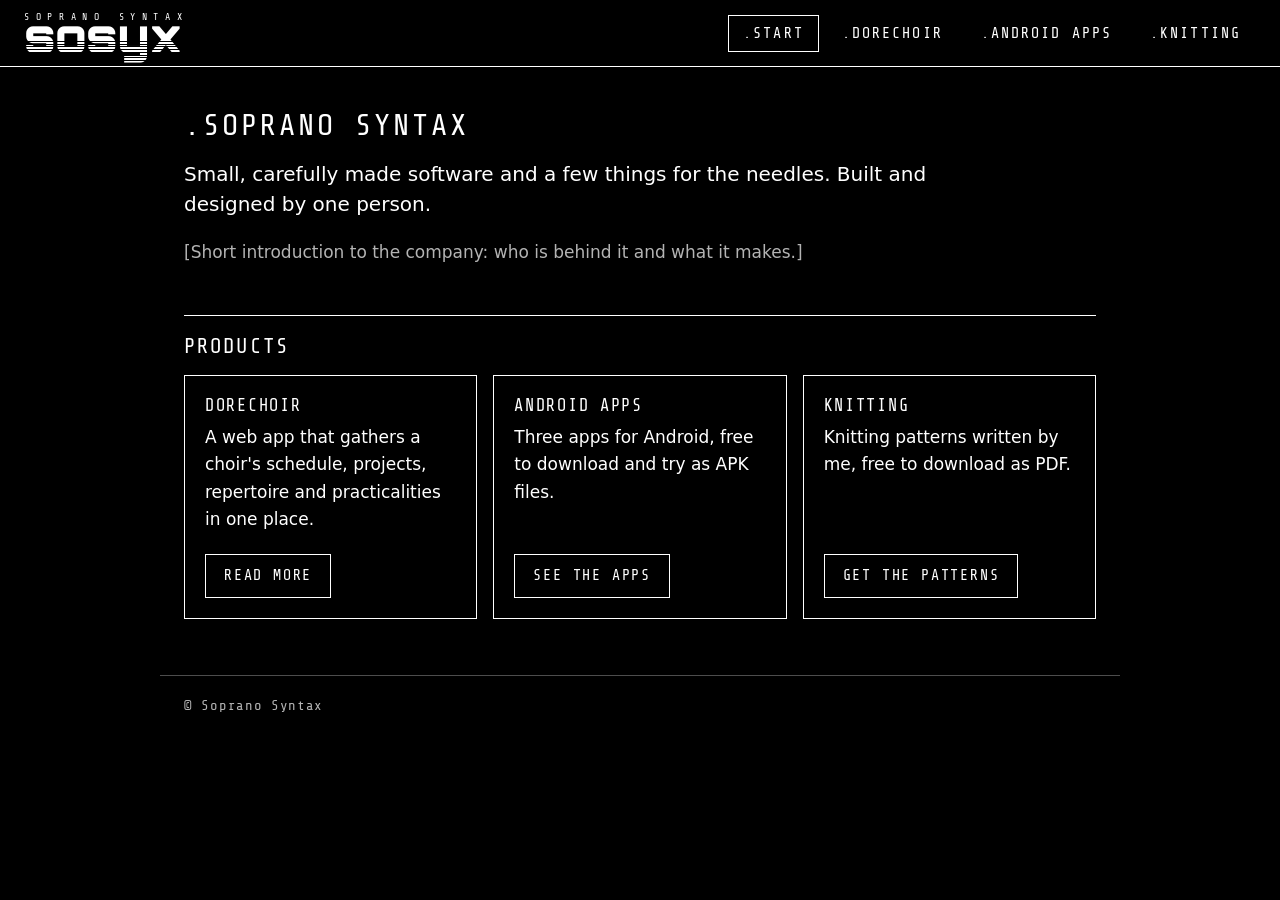
<file: index.html>
<!doctype html>
<html lang="en">
<head>
  <meta charset="utf-8">
  <meta name="viewport" content="width=device-width, initial-scale=1">
  <title>Soprano Syntax</title>
  <meta name="description" content="Soprano Syntax: DoReChoir, Android apps and free knitting patterns.">
  <meta name="color-scheme" content="dark">
  <link rel="preconnect" href="https://fonts.googleapis.com">
  <link rel="preconnect" href="https://fonts.gstatic.com" crossorigin>
  <link rel="stylesheet" href="https://fonts.googleapis.com/css2?family=Orbitron:wght@900&family=Share+Tech+Mono&display=swap">
  <link rel="icon" href="icons/favicon.ico" sizes="48x48">
  <link rel="icon" href="icons/favicon.svg" type="image/svg+xml">
  <link rel="apple-touch-icon" href="icons/apple-touch-icon.png">
  <link rel="stylesheet" href="style.css">
</head>
<body>
  <header class="site-header">
    <a class="logo" href="index.html" aria-label="Soprano Syntax – start">
      <span class="logo-caption" aria-hidden="true"><span>S</span><span>O</span><span>P</span><span>R</span><span>A</span><span>N</span><span>O</span><span class="gap"></span><span>S</span><span>Y</span><span>N</span><span>T</span><span>A</span><span>X</span></span>
      <span class="logo-mark" aria-hidden="true"><span class="logo-word">sosyx</span></span>
    </a>
    <nav aria-label="Main">
      <ul class="menu">
        <li><a href="index.html" aria-current="page">Start</a></li>
        <li><a href="dorechoir.html">DoReChoir</a></li>
        <li><a href="android.html">Android apps</a></li>
        <li><a href="knitting.html">Knitting</a></li>
      </ul>
    </nav>
  </header>

  <main>
    <h1>Soprano Syntax</h1>
    <p class="lead">Small, carefully made software and a few things for the needles. Built and designed by one person.</p>
    <!-- TODO: replace with a sentence or two about who you are and why you make these things. -->
    <p class="dim">[Short introduction to the company: who is behind it and what it makes.]</p>

    <h2>Products</h2>
    <div class="grid">
      <article class="card">
        <h3>DoReChoir</h3>
        <p>A web app that gathers a choir's schedule, projects, repertoire and practicalities in one place.</p>
        <a class="btn" href="dorechoir.html">Read more</a>
      </article>
      <article class="card">
        <h3>Android apps</h3>
        <p>Three apps for Android, free to download and try as APK files.</p>
        <a class="btn" href="android.html">See the apps</a>
      </article>
      <article class="card">
        <h3>Knitting</h3>
        <p>Knitting patterns written by me, free to download as PDF.</p>
        <a class="btn" href="knitting.html">Get the patterns</a>
      </article>
    </div>
  </main>

  <footer class="site-footer">&copy; Soprano Syntax</footer>
</body>
</html>
</file>
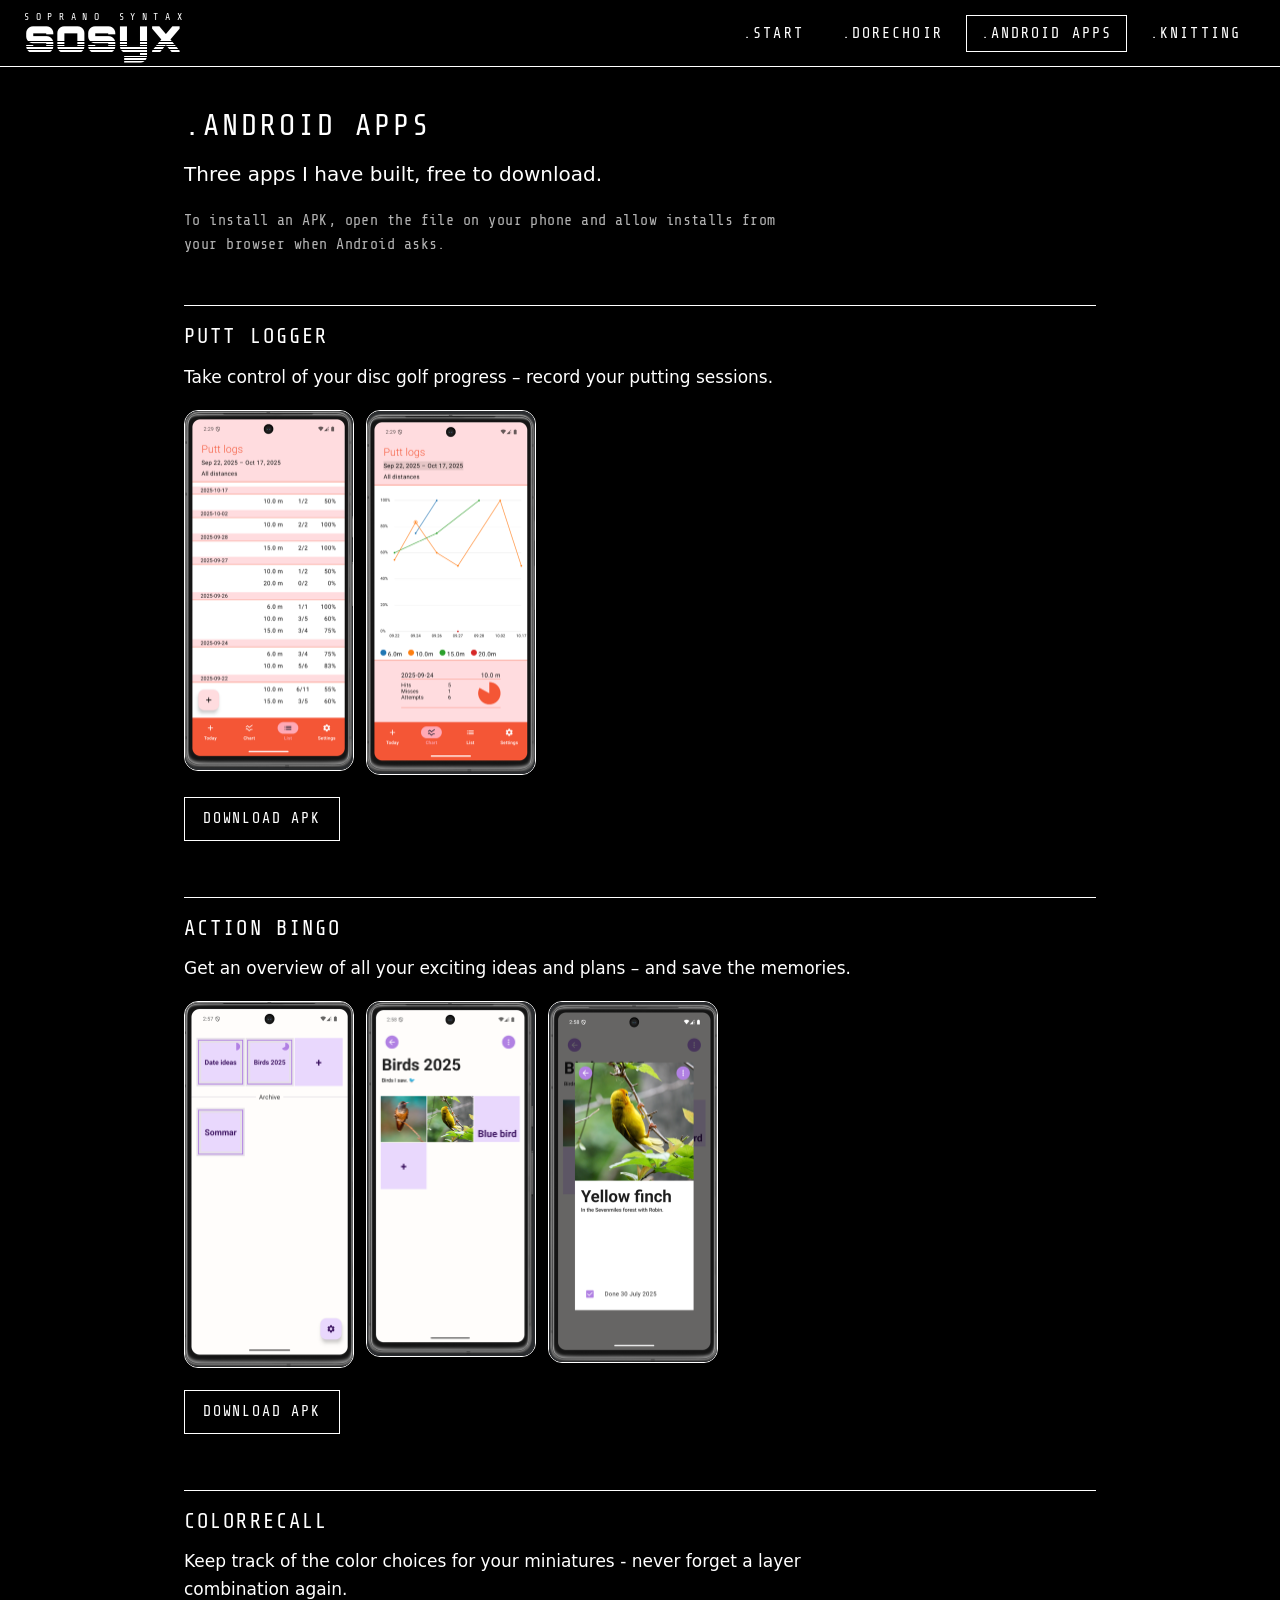
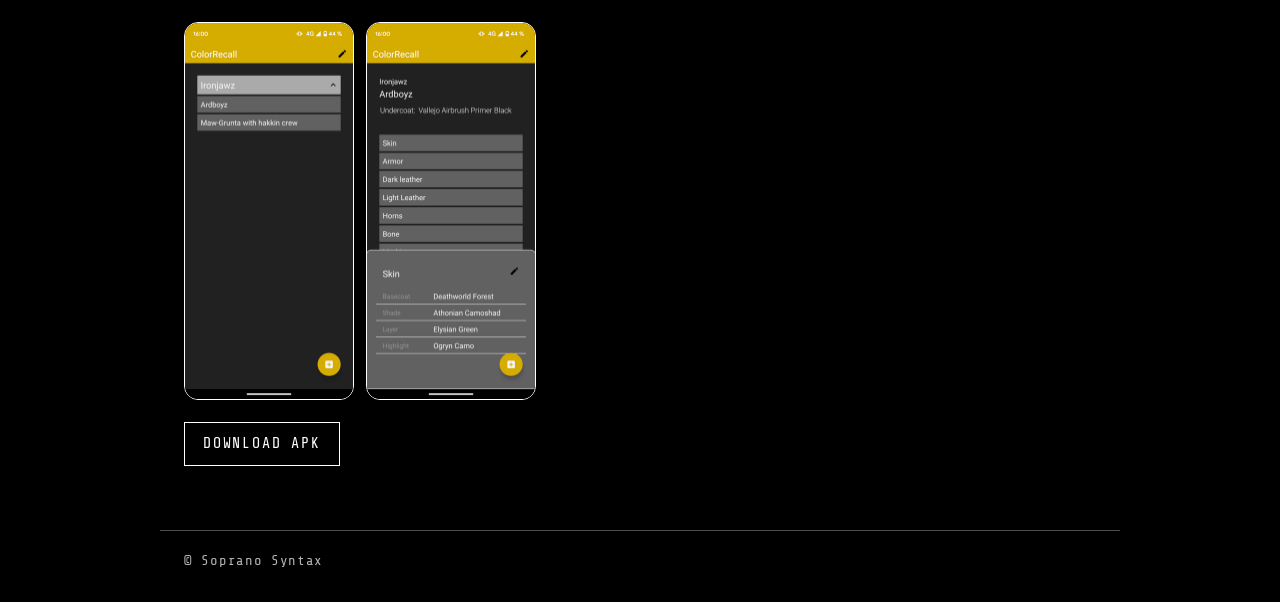
<file: android.html>
<!doctype html>
<html lang="en">
<head>
  <meta charset="utf-8">
  <meta name="viewport" content="width=device-width, initial-scale=1">
  <title>Android apps – Soprano Syntax</title>
  <meta name="description" content="Android apps by Soprano Syntax, free to download as APK.">
  <meta name="color-scheme" content="dark">
  <link rel="preconnect" href="https://fonts.googleapis.com">
  <link rel="preconnect" href="https://fonts.gstatic.com" crossorigin>
  <link rel="stylesheet" href="https://fonts.googleapis.com/css2?family=Orbitron:wght@900&family=Share+Tech+Mono&display=swap">
  <link rel="icon" href="favicon.svg" type="image/svg+xml">
  <link rel="stylesheet" href="style.css">
</head>
<body>
  <header class="site-header">
    <a class="logo" href="index.html" aria-label="Soprano Syntax – start">
      <span class="logo-caption" aria-hidden="true"><span>S</span><span>O</span><span>P</span><span>R</span><span>A</span><span>N</span><span>O</span><span class="gap"></span><span>S</span><span>Y</span><span>N</span><span>T</span><span>A</span><span>X</span></span>
      <span class="logo-mark" aria-hidden="true"><span class="logo-word">sosyx</span></span>
    </a>
    <nav aria-label="Main">
      <ul class="menu">
        <li><a href="index.html">Start</a></li>
        <li><a href="dorechoir.html">DoReChoir</a></li>
        <li><a href="android.html" aria-current="page">Android apps</a></li>
        <li><a href="knitting.html">Knitting</a></li>
      </ul>
    </nav>
  </header>

  <main>
    <h1>Android apps</h1>
    <p class="lead">Three apps I have built, free to download.</p>
    <p class="note">To install an APK, open the file on your phone and allow installs from your browser when Android asks.</p>

    <!--
      Per app: replace the name and description, then swap each
      <div class="shot placeholder"> for
      <img class="shot" src="images/app-name-1.png" alt="..." loading="lazy" width="170" height="360">
      and point the button at the app's "latest" release APK, which the app
      repo's publish-apk workflow keeps up to date, e.g.
      https://github.com/sopranosyntax/sopranosyntax.github.io/releases/download/app-name-latest/app-name.apk
    -->

    <section class="app" aria-labelledby="app1">
      <h2 id="app1">Putt logger</h2>
      <p>Take control of your disc golf progress &ndash; record your putting sessions.</p>
      <div class="shots">
        <img class="shot" src="images/puttlogger-log.png" alt="Putt logger: the log of putting sessions" width="170" height="361" loading="lazy">
        <img class="shot" src="images/puttlogger-chart.png" alt="Putt logger: chart of putting progress" width="170" height="365" loading="lazy">
      </div>
      <a class="btn" href="https://github.com/sopranosyntax/sopranosyntax.github.io/releases/download/puttlogger-latest/puttlogger.apk">Download APK</a>
      <p class="note release" data-tag="puttlogger-latest" hidden></p>
    </section>

    <section class="app" aria-labelledby="app2">
      <h2 id="app2">Action Bingo</h2>
      <p>Get an overview of all your exciting ideas and plans &ndash; and save the memories.</p>
      <div class="shots">
        <img class="shot" src="images/actionbingo-front.png" alt="Action Bingo: the front page" width="170" height="367" loading="lazy">
        <img class="shot" src="images/actionbingo-card.png" alt="Action Bingo: a bingo card" width="170" height="356" loading="lazy">
        <img class="shot" src="images/actionbingo-popup.png" alt="Action Bingo: a pop-up on a bingo square" width="170" height="362" loading="lazy">
      </div>
      <a class="btn" href="https://github.com/sopranosyntax/sopranosyntax.github.io/releases/download/actionbingo-latest/actionbingo.apk">Download APK</a>
      <p class="note release" data-tag="actionbingo-latest" hidden></p>
    </section>

    <section class="app" aria-labelledby="app3">
      <h2 id="app3">ColorRecall</h2>
      <p>Keep track of the color choices for your miniatures - never forget a layer combination again.</p>
      <div class="shots">
        <img class="shot" src="images/colorrecall-army.png" alt="ColorRecall: a list of armies and miniatures" width="170" height="378" loading="lazy">
        <img class="shot" src="images/colorrecall-details.png" alt="ColorRecall: the paint recipe for a miniature's skin" width="170" height="378" loading="lazy">
      </div>
      <a class="btn" href="https://github.com/sopranosyntax/sopranosyntax.github.io/releases/download/colorrecall-latest/colorrecall.apk">Download APK</a>
      <p class="note release" data-tag="colorrecall-latest" hidden></p>
    </section>
  </main>

  <footer class="site-footer">&copy; Soprano Syntax</footer>

  <script>
    // Show the version and publish date of the APK each button downloads. The app repos' publish
    // workflow writes "Version X, build N, published YYYY-MM-DD." into the matching release, so
    // this stays current without editing the page. If the lookup fails the notes stay hidden.
    (function () {
      var notes = document.querySelectorAll('[data-tag]');
      if (!notes.length || !window.fetch) return;
      fetch('https://api.github.com/repos/sopranosyntax/sopranosyntax.github.io/releases?per_page=30')
        .then(function (r) { return r.ok ? r.json() : Promise.reject(); })
        .then(function (releases) {
          Array.prototype.forEach.call(notes, function (el) {
            var rel = releases.filter(function (x) { return x.tag_name === el.getAttribute('data-tag'); })[0];
            if (!rel) return;
            var body = rel.body || '';
            var version = /Version\s+([^,\s]+)/.exec(body);
            var build = /build\s+(\d+)/.exec(body);
            var date = /published\s+(\d{4}-\d{2}-\d{2})/.exec(body) ||
              /^(\d{4}-\d{2}-\d{2})/.exec((rel.assets && rel.assets[0] && rel.assets[0].updated_at) || '');
            if (!version || !date) return;
            el.textContent = '';
            ['Version ' + version[1], 'published ' + date[1]]
              .forEach(function (part, i) {
                if (i) el.appendChild(document.createTextNode(' · '));
                var span = document.createElement('span');
                span.textContent = part;
                el.appendChild(span);
              });
            el.hidden = false;
          });
        })
        .catch(function () {});
    })();
  </script>
</body>
</html>
</file>
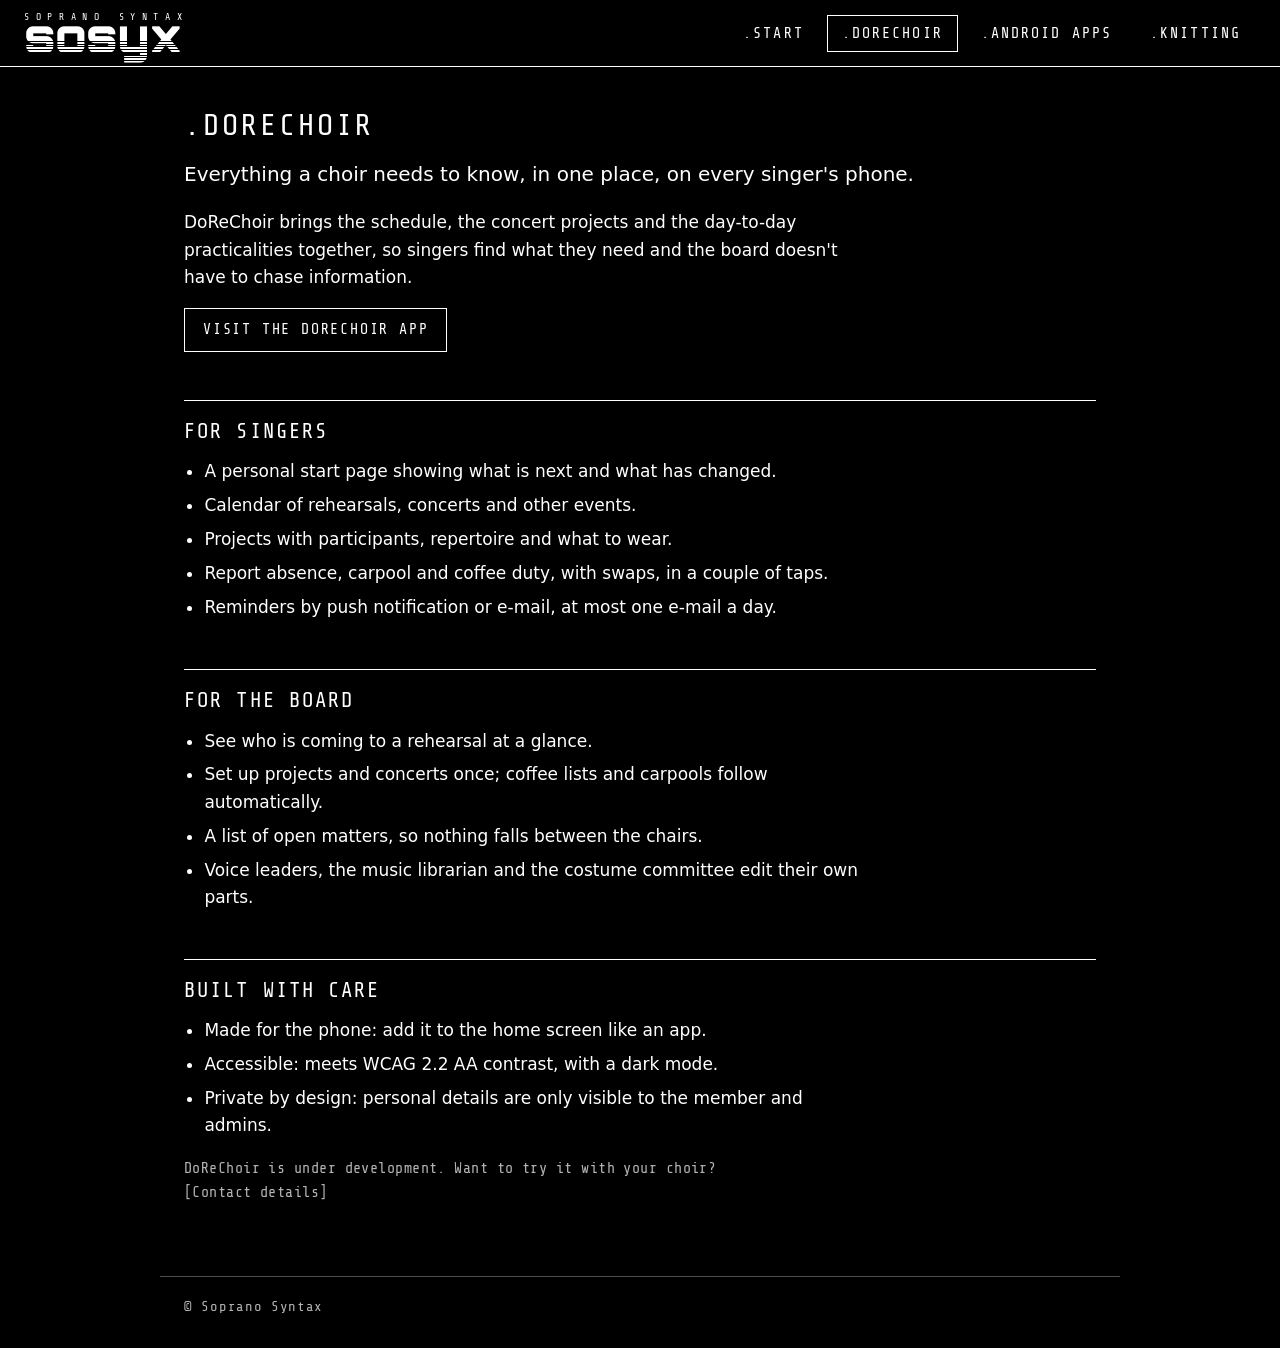
<file: dorechoir.html>
<!doctype html>
<html lang="en">
<head>
  <meta charset="utf-8">
  <meta name="viewport" content="width=device-width, initial-scale=1">
  <title>DoReChoir – Soprano Syntax</title>
  <meta name="description" content="DoReChoir: one place for a choir's schedule, projects, repertoire and practicalities.">
  <meta name="color-scheme" content="dark">
  <link rel="preconnect" href="https://fonts.googleapis.com">
  <link rel="preconnect" href="https://fonts.gstatic.com" crossorigin>
  <link rel="stylesheet" href="https://fonts.googleapis.com/css2?family=Orbitron:wght@900&family=Share+Tech+Mono&display=swap">
  <link rel="icon" href="favicon.svg" type="image/svg+xml">
  <link rel="stylesheet" href="style.css">
</head>
<body>
  <header class="site-header">
    <a class="logo" href="index.html" aria-label="Soprano Syntax – start">
      <span class="logo-caption" aria-hidden="true"><span>S</span><span>O</span><span>P</span><span>R</span><span>A</span><span>N</span><span>O</span><span class="gap"></span><span>S</span><span>Y</span><span>N</span><span>T</span><span>A</span><span>X</span></span>
      <span class="logo-mark" aria-hidden="true"><span class="logo-word">sosyx</span></span>
    </a>
    <nav aria-label="Main">
      <ul class="menu">
        <li><a href="index.html">Start</a></li>
        <li><a href="dorechoir.html" aria-current="page">DoReChoir</a></li>
        <li><a href="android.html">Android apps</a></li>
        <li><a href="knitting.html">Knitting</a></li>
      </ul>
    </nav>
  </header>

  <main>
    <h1>DoReChoir</h1>
    <p class="lead">Everything a choir needs to know, in one place, on every singer's phone.</p>
    <p>DoReChoir brings the schedule, the concert projects and the day-to-day practicalities together, so singers find what they need and the board doesn't have to chase information.</p>
    <!-- TODO: set the address once the app has its own site. -->
    <p><a class="btn" href="#">Visit the DoReChoir app</a></p>

    <h2>For singers</h2>
    <ul class="plain">
      <li>A personal start page showing what is next and what has changed.</li>
      <li>Calendar of rehearsals, concerts and other events.</li>
      <li>Projects with participants, repertoire and what to wear.</li>
      <li>Report absence, carpool and coffee duty, with swaps, in a couple of taps.</li>
      <li>Reminders by push notification or e-mail, at most one e-mail a day.</li>
    </ul>

    <h2>For the board</h2>
    <ul class="plain">
      <li>See who is coming to a rehearsal at a glance.</li>
      <li>Set up projects and concerts once; coffee lists and carpools follow automatically.</li>
      <li>A list of open matters, so nothing falls between the chairs.</li>
      <li>Voice leaders, the music librarian and the costume committee edit their own parts.</li>
    </ul>

    <h2>Built with care</h2>
    <ul class="plain">
      <li>Made for the phone: add it to the home screen like an app.</li>
      <li>Accessible: meets WCAG 2.2 AA contrast, with a dark mode.</li>
      <li>Private by design: personal details are only visible to the member and admins.</li>
    </ul>

    <p class="note">DoReChoir is under development. Want to try it with your choir? [Contact details]</p>
  </main>

  <footer class="site-footer">&copy; Soprano Syntax</footer>
</body>
</html>
</file>
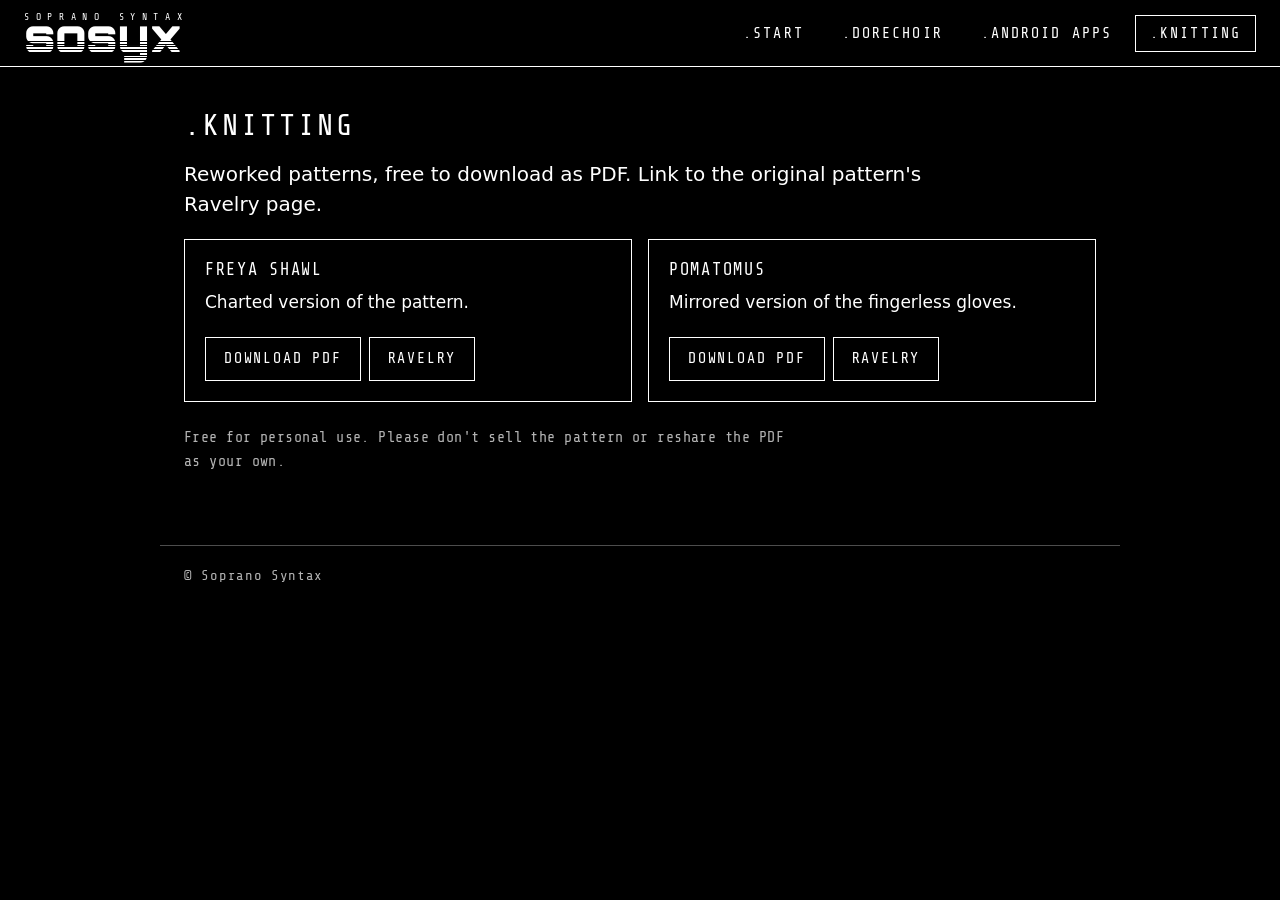
<file: knitting.html>
<!doctype html>
<html lang="en">
<head>
  <meta charset="utf-8">
  <meta name="viewport" content="width=device-width, initial-scale=1">
  <title>Knitting – Soprano Syntax</title>
  <meta name="description" content="Free knitting patterns to download as PDF.">
  <meta name="color-scheme" content="dark">
  <link rel="preconnect" href="https://fonts.googleapis.com">
  <link rel="preconnect" href="https://fonts.gstatic.com" crossorigin>
  <link rel="stylesheet" href="https://fonts.googleapis.com/css2?family=Orbitron:wght@900&family=Share+Tech+Mono&display=swap">
  <link rel="icon" href="favicon.svg" type="image/svg+xml">
  <link rel="stylesheet" href="style.css">
</head>
<body>
  <header class="site-header">
    <a class="logo" href="index.html" aria-label="Soprano Syntax – start">
      <span class="logo-caption" aria-hidden="true"><span>S</span><span>O</span><span>P</span><span>R</span><span>A</span><span>N</span><span>O</span><span class="gap"></span><span>S</span><span>Y</span><span>N</span><span>T</span><span>A</span><span>X</span></span>
      <span class="logo-mark" aria-hidden="true"><span class="logo-word">sosyx</span></span>
    </a>
    <nav aria-label="Main">
      <ul class="menu">
        <li><a href="index.html">Start</a></li>
        <li><a href="dorechoir.html">DoReChoir</a></li>
        <li><a href="android.html">Android apps</a></li>
        <li><a href="knitting.html" aria-current="page">Knitting</a></li>
      </ul>
    </nav>
  </header>

  <main>
    <h1>Knitting</h1>
    <p class="lead">Reworked patterns, free to download as PDF. Link to the original pattern's Ravelry page.</p>

    <!--
      To add a pattern, copy an <article class="card"> block and point the
      link at the PDF, e.g. patterns/pattern-name.pdf
    -->
    <div class="grid">
      <article class="card">
        <h3>Freya shawl</h3>
        <p>Charted version of the pattern.</p>
        <div class="actions">
          <a class="btn" href="patterns/freya-shawl-charted.pdf" download>Download PDF</a>
          <a class="btn" target="_blank" href="https://www.ravelry.com/patterns/library/freya-shawl">Ravelry</a>
        </div>
      </article>
      <article class="card">
        <h3>Pomatomus</h3>
        <p>Mirrored version of the fingerless gloves.</p>
        <div class="actions">
          <a class="btn" href="patterns/pomatomus-mirrored.pdf" download>Download PDF</a>
          <a class="btn" target="_blank" href="https://www.ravelry.com/patterns/library/fingerless-pomatomus-gloves">Ravelry</a>
        </div>
      </article>
    </div>

    <p class="note" style="margin-top:24px">Free for personal use. Please don't sell the pattern or reshare the PDF as your own.</p>
  </main>

  <footer class="site-footer">&copy; Soprano Syntax</footer>
</body>
</html>
</file>
<file: style.css>
:root {
  color-scheme: dark;
  --bg: #000;
  --ink: #fff;
  --dim: #b3b3b3;      /* secondary text, 9.6:1 on black */
  --line: #fff;
  --faint: #4d4d4d;    /* decorative borders only */
  --mono: "Share Tech Mono", ui-monospace, "SF Mono", Menlo, Consolas, monospace;
  --display: "Orbitron", system-ui, sans-serif;
  --text: system-ui, -apple-system, "Segoe UI", Roboto, sans-serif;
  --gutter: 24px;
}

* { box-sizing: border-box; }

body {
  margin: 0;
  background: var(--bg);
  color: var(--ink);
  font: 17px/1.6 var(--text);
  -webkit-text-size-adjust: 100%;
}

a { color: var(--ink); text-underline-offset: 3px; }
a:hover { text-decoration-thickness: 2px; }
:focus-visible { outline: 2px solid var(--ink); outline-offset: 3px; }

/* ---------- Header ---------- */
.site-header {
  display: flex;
  align-items: center;
  justify-content: space-between;
  gap: 12px 32px;
  flex-wrap: wrap;
  padding: 14px var(--gutter);
  border-bottom: 1px solid var(--line);
}

/* Logo: "80s tech, black and white". Sizes are in em, scaled from a
   150px master, so the logo is resized with font-size alone. */
.logo {
  display: inline-flex;
  flex-direction: column;
  align-items: stretch;
  gap: 0.1067em;
  font-size: 46px;
  color: var(--ink);
  text-decoration: none;
  line-height: 1;
  flex: none;
}
.logo:focus-visible { outline-offset: 6px; }
.logo-caption {
  display: flex;
  justify-content: space-between;
  align-items: center;
  padding: 0 0.0371em 0 0.0267em;
  font-family: var(--mono);
  font-size: 0.2133em;
  line-height: 0.7;
}
.logo-caption .gap { width: 0.7em; }
.logo-mark { position: relative; height: 0.58em; }
.logo-word {
  display: block;
  margin-top: -0.304em;
  font-family: var(--display);
  font-weight: 900;
  line-height: 1;
  white-space: nowrap;
}
.logo-mark::after {
  content: "";
  position: absolute;
  left: 0; right: 0;
  top: 0.29em;
  bottom: -0.2133em;
  background: repeating-linear-gradient(
    to bottom,
    transparent 0, transparent 0.04em,
    var(--bg) 0.04em, var(--bg) 0.06em
  );
  pointer-events: none;
}

.menu {
  display: flex;
  flex-wrap: wrap;
  gap: 4px 8px;
  margin: 0;
  padding: 0;
  list-style: none;
  font-family: var(--mono);
}
.menu a {
  display: block;
  padding: 10px 14px;
  text-decoration: none;
  text-transform: uppercase;
  letter-spacing: 0.14em;
  font-size: 15px;
  line-height: 1;
  border: 1px solid transparent;
}
.menu a::before { content: "."; }
.menu a:hover,
.menu a:focus-visible { background: var(--ink); color: var(--bg); outline: none; }
.menu a[aria-current="page"] { border-color: var(--line); }

/* ---------- Page ---------- */
main {
  max-width: 960px;
  margin: 0 auto;
  padding: 40px var(--gutter) 56px;
}

h1, h2, h3 {
  font-family: var(--mono);
  font-weight: 400;
  text-transform: uppercase;
  letter-spacing: 0.1em;
  line-height: 1.2;
  margin: 0;
}
h1 { font-size: 30px; margin-bottom: 16px; }
h1::before { content: "."; }
h2 { font-size: 21px; margin: 48px 0 14px; padding-top: 18px; border-top: 1px solid var(--line); }
h3 { font-size: 17px; margin-bottom: 8px; }

p { margin: 0 0 1em; max-width: 40em; }
.lead { font-size: 20px; line-height: 1.5; color: var(--ink); }
.dim { color: var(--dim); }
.note { font-family: var(--mono); color: var(--dim); font-size: 15px; letter-spacing: 0.03em; }
.release { margin: 12px 0 0; }
.release span { white-space: nowrap; }

ul.plain { margin: 0 0 1em; padding-left: 1.2em; max-width: 40em; }
ul.plain li { margin-bottom: 0.4em; }

/* ---------- Buttons ---------- */
.btn {
  display: inline-block;
  padding: 12px 18px;
  min-height: 44px;
  border: 1px solid var(--line);
  color: var(--ink);
  text-decoration: none;
  text-transform: uppercase;
  letter-spacing: 0.12em;
  font: 15px/1.2 var(--mono);
  letter-spacing: 0.12em;
  text-transform: uppercase;
}
.btn:hover,
.btn:focus-visible { background: var(--ink); color: var(--bg); outline: none; }

/* ---------- Cards / grid ---------- */
.grid {
  display: grid;
  gap: 16px;
  grid-template-columns: repeat(auto-fit, minmax(240px, 1fr));
  margin-top: 16px;
}
.card {
  display: flex;
  flex-direction: column;
  align-items: flex-start;
  padding: 20px;
  border: 1px solid var(--line);
}
.card p { flex: 1; }
.card .btn { margin-top: 4px; }
.actions { display: flex; flex-wrap: wrap; gap: 8px; }

/* ---------- Screenshots ---------- */
.shots {
  display: flex;
  gap: 12px;
  margin: 16px calc(var(--gutter) * -1) 20px;
  padding: 2px var(--gutter);
  overflow-x: auto;
  scroll-snap-type: x proximity;
  scroll-padding: 0 var(--gutter);
  -webkit-overflow-scrolling: touch;
}
.shot {
  flex: none;
  width: 170px;
  aspect-ratio: 9 / 19;
  scroll-snap-align: start;
  border: 1px solid var(--line);
  border-radius: 14px;
  background: #0b0b0b;
  object-fit: cover;
}
.shot.placeholder {
  display: grid;
  place-items: center;
  border-style: dashed;
  border-color: var(--faint);
  color: var(--dim);
  font: 14px/1.3 var(--mono);
  text-align: center;
  padding: 8px;
}

.app { padding-bottom: 8px; }
.app + .app { margin-top: 8px; }

/* ---------- Footer ---------- */
.site-footer {
  max-width: 960px;
  margin: 0 auto;
  padding: 20px var(--gutter) 32px;
  border-top: 1px solid var(--faint);
  color: var(--dim);
  font: 14px/1.4 var(--mono);
  letter-spacing: 0.05em;
}

@media (max-width: 640px) {
  :root { --gutter: 16px; }
  body { font-size: 16px; }
  .site-header { padding-top: 12px; padding-bottom: 12px; }
  .logo { font-size: 38px; }
  .menu { width: 100%; }
  .menu a { padding: 12px 10px; font-size: 14px; }
  main { padding-top: 28px; }
  h1 { font-size: 26px; }
  h2 { margin-top: 40px; }
  .lead { font-size: 18px; }
  .shot { width: 140px; }
}
</file>
